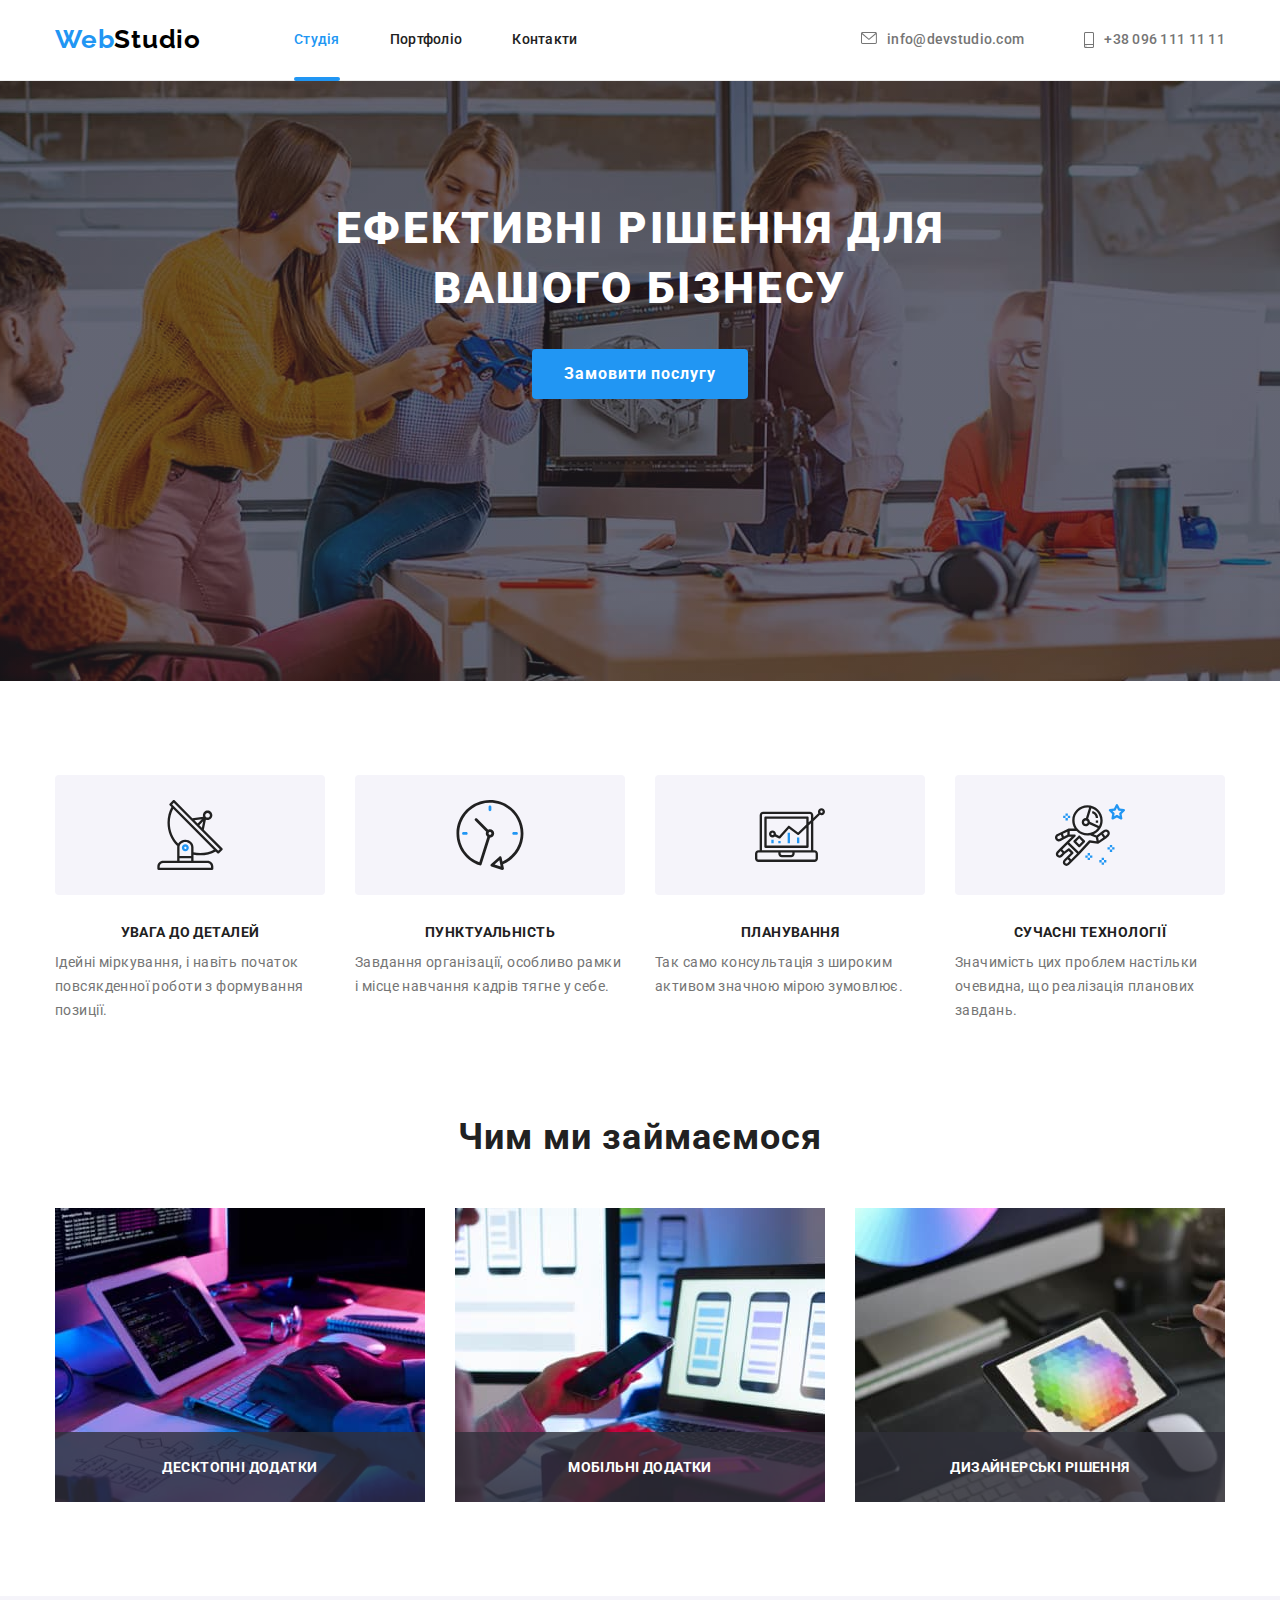
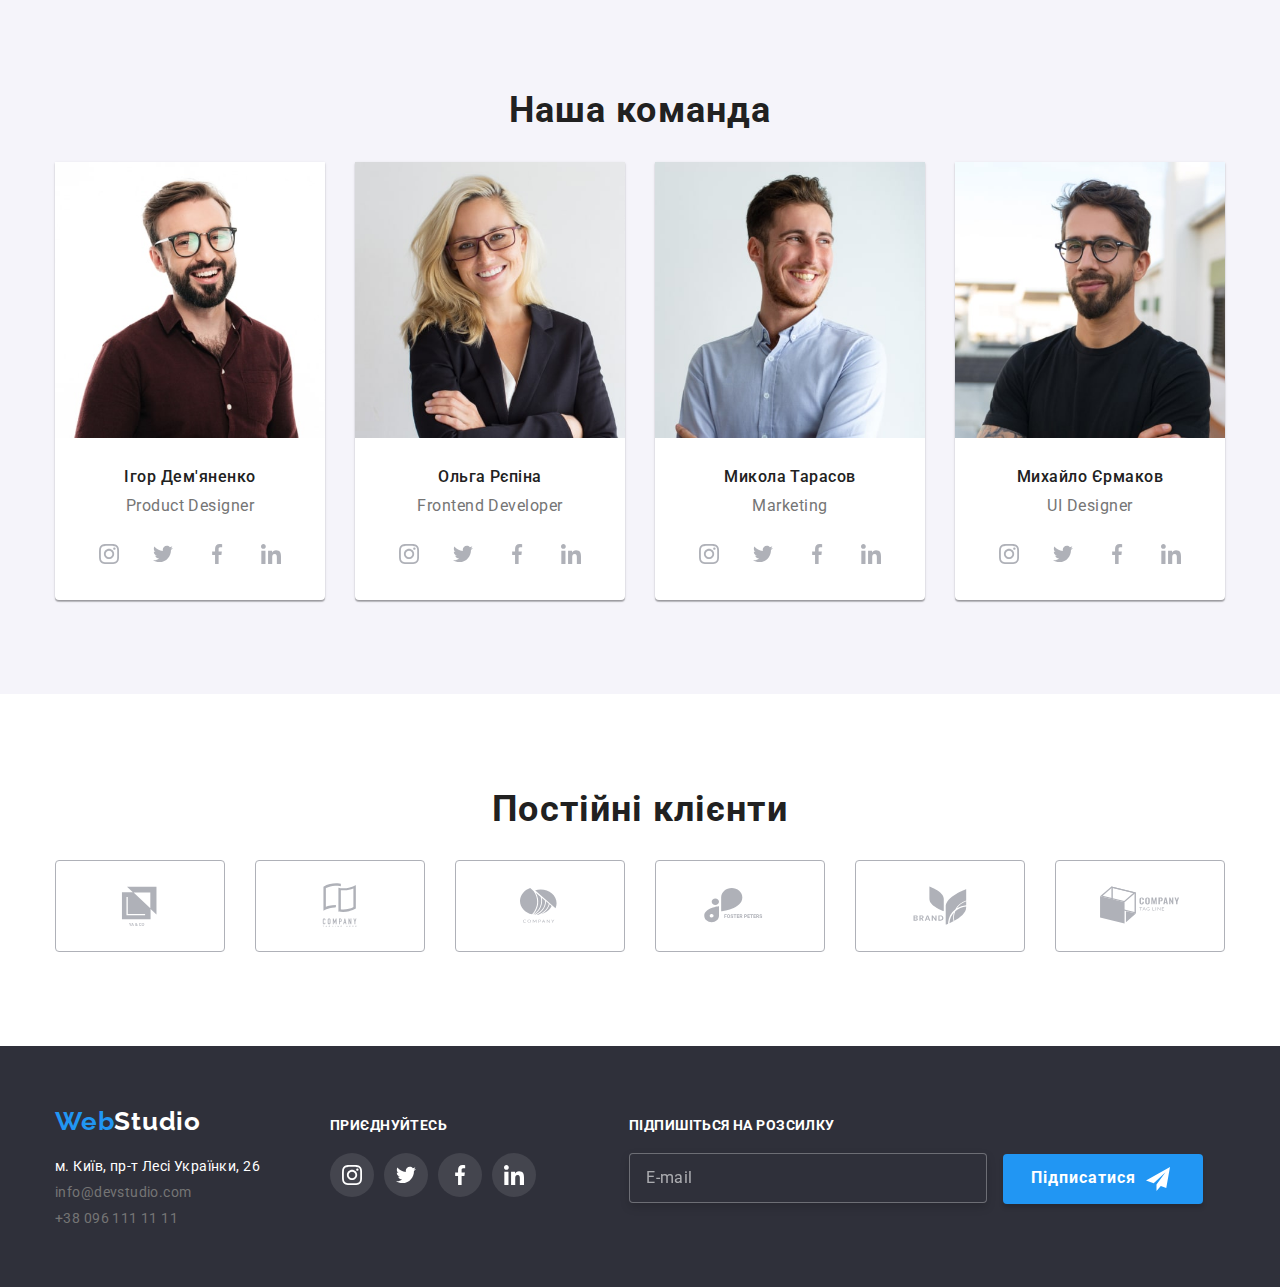
<file: index.html>
<!DOCTYPE html>
<html lang="uk">
    <head>
        <meta charset="UTF-8">
        <meta http-equiv="X-UA-Compatible" content="IE=edge">
        <meta name="viewport" content="width=device-width, initial-scale=1.0">
        <title>Webstudio</title>
        <link rel="preconnect" href="https://fonts.googleapis.com">
        <link rel="preconnect" href="https://fonts.gstatic.com" crossorigin>
        <link href="https://fonts.googleapis.com/css2?family=Raleway:wght@700&family=Roboto:wght@400;500;700;900&display=swap"
            rel="stylesheet">
        <link rel="stylesheet" href="https://cdnjs.cloudflare.com/ajax/libs/modern-normalize/1.1.0/modern-normalize.min.css">
        <link rel="stylesheet" href="./css/main.min.css">
    </head>
    
    <body body>
        <!--  ----------------HEADER-------------------- -->
        <header class="header">
            <div class="container header__container">
                <nav class="header__nav">
                    <a href="./index.html" class="header__logo"><span class="header__logo-part">Web</span>Studio</a>
                    <ul class="header__list">
                        <li class="header__item"><a href="./index.html" class="header__link current">Студія</a></li>
                        <li class="header__item"><a href="./portfolio.html" class="header__link">Портфоліо</a></li>
                        <li class="header__item"><a href="" class="header__link">Контакти</a></li>
                    </ul>
                </nav>
                <button type="button" class="menu-btn js-open-menu" aria-expanded="false" aria-controls="mobile-menu">
                    <svg width="40" height="40" aria-label="перемикач мобільного меню">
                        <use class="icon-menu" xlink:href="./image/icons.svg#i-menu"></use>
                    </svg>
                </button>
                
                <ul class="header__contacts">
                    <li><a href="mailto:info@devstudio.com" class="header__contacts-link">
                           <svg class="header__icon header__icon-mail" width="14">
                                <use xlink:href="./image/icons.svg#i-envelope"></use>
                           </svg>info@devstudio.com</a></li>
                    <li><a href="tel:+380961111111" class="header__contacts-link header__contacts-tel-link">
                           <svg class="header__icon header__icon-tel" width="10">
                                <use xlink:href="./image/icons.svg#i-smartphone"></use>
                           </svg>+38 096 111 11 11</a></li>
                </ul>
            </div>
        </header>
        <main>
            <!-- ----------------HERO SECTION-------------------- -->
            <section class="hero">
                <h1 class="hero__title">Ефективні рішення для вашого бізнесу</h1>
                <button type="button" class="hero__btn" data-modal-open>Замовити послугу</button>
            </section>
            <!-- -----------------FEATURES SECTION--------------  -->
            <section class="features">
                <div class="features__container container">
                    <h2 class="visually-hidden">наші особливості</h2>
                    <ul class="features__list">
                        <li class="features__item">
                           <div class="features__card">
                            <a href="" class="features__card-link">
                                <svg class="features__icon" viewBox="0 0 100 100" width="70">
                                    <use xlink:href="./image/icons.svg#i-antenna"></use>
                                </svg>
                            </a>
                           </div>
                            <h3 class="features__title">увага до деталей</h3>
                            <p class="features__text">Ідейні міркування, і навіть початок повсякденної роботи з формування позиції.</p>
                        </li>
                        <li class="features__item">
                            <div class="features__card">
                                <a href="" class="features__card-link">
                                    <svg class="features-icon" viewBox="0 0 100 100" width="70">
                                        <use xlink:href="./image/icons.svg#i-clock"></use>
                                    </svg>
                                </a>
                            </div>
                            <h3 class="features__title">пунктуальність</h3>
                            <p class="features__text">Завдання організації, особливо рамки і місце навчання кадрів тягне у себе.</p>
                        </li>
                        <li class="features__item">
                            <div class="features__card">
                                <a href="" class="features__card-link">
                                    <svg class="features__icon" viewBox="0 0 100 100" width="70">
                                        <use xlink:href="./image/icons.svg#i-diagram"></use>
                                    </svg>
                                </a>
                            </div>
                            <h3 class="features__title">планування</h3>
                            <p class="features__text">Так само консультація з широким активом значною мірою зумовлює.</p>
                        </li>
                        <li class="features__item">
                            <div class="features__card">
                                <a href="" class="features__card-link">
                                    <svg class="features__icon" viewBox="0 0 100 100" width="70">
                                        <use xlink:href="./image/icons.svg#i-astronaut"></use>
                                    </svg>
                                </a> 
                            </div>
                            <h3 class="features__title">сучасні технології</h3>
                            <p class="features__text">Значимість цих проблем настільки очевидна, що реалізація планових завдань.</p>
                        </li>
                    </ul>
                </div>
            </section>
            <!-- -----------------WORK SECTION---------------- -->
            <section class="works">
                <div  class="works__container container">
                    <h2 class="works__title">Чим ми займаємося</h2>
                    <ul class="works__list">
                        <li class="works__img">
                            <div class="works__wrap-details">
                                <img src="./image/img-1.jpg" alt="програміст працює на робочому столі" width="370">
                                <p class="works__details">Десктопні додатки</p>
                            </div>
                        </li>
                        <li class="works__img">
                            <div class="works__wrap-details">
                                <img src="./image/img-2.jpg"
                                    alt="дизайнери веб-інтерфейсу розробляють програми для смартфонів та працюють над інтерфейсом смартфонів"
                                    width="370">
                                <p class="works__details">Мобільні додатки</p>
                            </div>
                        </li>
                        <li class="works__img">
                            <div class="works__wrap-details">
                                <img src="./image/img-3.jpg" alt="креативний художник веб-дизайнер із робочим графічним планшетом вибирає кольори"
                                    width="370">
                                <p class="works__details">Дизайнерські рішення</p>
                            </div>
                        </li>
                    </ul>
                </div>
            </section>
            <!-- -------------------TEAM SECTION-------------- -->
            <section class="team">
                <div class="team__container container">
                    <h2 class="team__title">Наша команда</h2>
                    <ul class="team__title-list">
                        <li class="team__item">
                            <img 
                            srcset="
                            ./image/igor-demianenko-mob.jpg 270w,
                            ./image/igor-demianenko-tab.jpg 354w,
                            ./image/igor-demianenko-desk.jpg 450w,
                            ./image/igor-demianenko-mob-2x.jpg 540w,
                            ./image/igor-demianenko-tab-2x.jpg 708w,
                            ./image/igor-demianenko-desk-2x.jpg 900w"
                            src="./image/igor-demianenko-mob.jpg" 
                            alt="Ігор Дем'яненко" 
                            class="team__img" 
                            sizes="(min-width: 1200px) 270px, (min-width: 768px) 354px, 450px">
                            <h3 class="team__name">Ігор Дем'яненко</h3>
                            <p class="team__description">Product Designer</p>
                            <ul class="team__social-list">
                                <li class="team__social-item">
                                    <a href="" class="team__social-link">
                                        <svg class="team__social-icon" viewBox="0 0 100 100" width="20">
                                            <use xlink:href="./image/icons.svg#i-instagram"></use>
                                        </svg>
                                    </a>
                                </li>
                                <li class="team__social-item">
                                    <a href="" class="team__social-link">
                                        <svg class="team__social-icon" viewBox="0 0 100 100" width="20">
                                            <use xlink:href="./image/icons.svg#i-twitter"></use>
                                        </svg>
                                    </a>
                                </li>
                                <li class="team__social-item">
                                    <a href="" class="team__social-link">
                                        <svg class="team__social-icon" viewBox="0 0 100 100" width="20">
                                            <use xlink:href="./image/icons.svg#i-facebook"></use>
                                        </svg>
                                    </a>
                                </li>
                                <li class="team__social-item">
                                    <a href="" class="team__social-link">
                                        <svg class="team__social-icon" viewBox="0 0 100 100" width="20">
                                            <use xlink:href="./image/icons.svg#i-linkedin"></use>
                                        </svg>
                                    </a>
                                </li>
                            </ul>
                        </li>
                        <li class="team__item">
                            <img srcset="
                            ./image/olga-repina-mob.jpg 270w,
                            ./image/olga-repina-tab.jpg 354w,
                            ./image/olga-repina-desk.jpg 450w,
                            ./image/olga-repina-mob-2x.jpg 540w,
                            ./image/olga-repina-tab-2x.jpg 708w,
                            ./image/olga-repina-desk-2x.jpg 900w"
                            src="./image/olga-repina-mob.jpg" 
                            alt="Ольга Рєпіна"
                            class="team__img" sizes="(min-width: 1200px) 270px, (min-width: 768px) 354px, 450px">
                            <h3 class="team__name">Ольга Рєпіна</h3>
                            <p class="team__description">Frontend Developer</p>
                            <ul class="team__social-list">
                                <li class="team__social-item">
                                    <a href="" class="team__social-link">
                                        <svg class="team__social-icon" viewBox="0 0 100 100" width="20">
                                            <use xlink:href="./image/icons.svg#i-instagram"></use>
                                        </svg>
                                    </a>
                                </li>
                                <li class="team__social-item">
                                    <a href="" class="team__social-link">
                                        <svg class="team__social-icon" viewBox="0 0 100 100" width="20">
                                            <use xlink:href="./image/icons.svg#i-twitter"></use>
                                        </svg>
                                    </a>
                                </li>
                                <li class="team__social-item">
                                    <a href="" class="team__social-link">
                                        <svg class="team__social-icon" viewBox="0 0 100 100" width="20">
                                            <use xlink:href="./image/icons.svg#i-facebook"></use>
                                        </svg>
                                    </a>
                                </li>
                                <li class="team__social-item">
                                    <a href="" class="team__social-link">
                                        <svg class="team__social-icon" viewBox="0 0 100 100" width="20">
                                            <use xlink:href="./image/icons.svg#i-linkedin"></use>
                                        </svg>
                                    </a>
                                </li>
                            </ul>
                        </li>
                        <li class="team__item">
                            <img srcset="
                            ./image/mykola-tarasov-mob.jpg 270w,
                            ./image/mykola-tarasov-tab.jpg 354w,
                            ./image/mykola-tarasov-desk.jpg 450w,
                            ./image/mykola-tarasov-mob-2x.jpg 540w,
                            ./image/mykola-tarasov-tab-2x.jpg 708w,
                            ./image/mykola-tarasov-desk-2x.jpg 900w" 
                            src="./image/mykola-tarasov-mob.jpg" 
                            alt="Микола Тарасов"
                            class="team__img" 
                            sizes="(min-width: 1200px) 270px, (min-width: 768px) 354px, 450px">
                            <h3 class="team__name">Микола Тарасов</h3>
                            <p class="team__description">Marketing</p>
                            <ul class="team__social-list">
                                <li class="team__social-item">
                                    <a href="" class="team__social-link">
                                        <svg class="team__social-icon" viewBox="0 0 100 100" width="20">
                                            <use xlink:href="./image/icons.svg#i-instagram"></use>
                                        </svg>
                                    </a>
                                </li>
                                <li class="team__social-item">
                                    <a href="" class="team__social-link">
                                        <svg class="team__social-icon" viewBox="0 0 100 100" width="20">
                                            <use xlink:href="./image/icons.svg#i-twitter"></use>
                                        </svg>
                                    </a>
                                </li>
                                <li class="team__social-item">
                                    <a href="" class="team__social-link">
                                        <svg class="team__social-icon" viewBox="0 0 100 100" width="20">
                                            <use xlink:href="./image/icons.svg#i-facebook"></use>
                                        </svg>
                                    </a>
                                </li>
                                <li class="team__social-item">
                                    <a href="" class="team__social-link">
                                        <svg class="team__social-icon" viewBox="0 0 100 100" width="20">
                                            <use xlink:href="./image/icons.svg#i-linkedin"></use>
                                        </svg>
                                    </a>
                                </li>
                            </ul>
                        </li>
                        <li class="team__item">
                            <img srcset="
                            ./image/mykhailo-ermakov-mob.jpg 270w,
                            ./image/mykhailo-ermakov-tab.jpg 354w,
                            ./image/mykhailo-ermakov-desk.jpg 450w,
                            ./image/mykhailo-ermakov-mob-2x.jpg 540w,
                            ./image/mykhailo-ermakov-tab-2x.jpg 708w,
                            ./image/mykhailo-ermakov-desk-2x.jpg 900w" 
                            src="./image/mykhailo-ermakov-mob.jpg" 
                            alt="Михайло Єрмаков"
                            class="team__img" 
                            sizes="(min-width: 1200px) 270px, (min-width: 768px) 354px, 450px">
                            <h3 class="team__name">Михайло Єрмаков</h3>
                            <p class="team__description">UI Designer</p>
                            <ul class="team__social-list">
                                <li class="team__social-item">
                                    <a href="" class="team__social-link">
                                        <svg class="team__social-icon" viewBox="0 0 100 100" width="20">
                                            <use xlink:href="./image/icons.svg#i-instagram"></use>
                                        </svg>
                                    </a>
                                </li>
                                <li class="team__social-item">
                                    <a href="" class="team__social-link">
                                        <svg class="team__social-icon" viewBox="0 0 100 100" width="20">
                                            <use xlink:href="./image/icons.svg#i-twitter"></use>
                                        </svg>
                                    </a>
                                </li>
                                <li class="team__social-item">
                                    <a href="" class="team__social-link">
                                        <svg class="team__social-icon" viewBox="0 0 100 100" width="20">
                                            <use xlink:href="./image/icons.svg#i-facebook"></use>
                                        </svg>
                                    </a>
                                </li>
                                <li class="team__social-item">
                                    <a href="" class="team__social-link">
                                        <svg class="team__social-icon" viewBox="0 0 100 100" width="20">
                                            <use xlink:href="./image/icons.svg#i-linkedin"></use>
                                        </svg>
                                    </a>
                                </li>
                            </ul>
                        </li>
                    </ul>
                </div>
            </section>
            <!-- -------------------CLIENTS SECTION-------------- -->
            <section class="clients">
                <div class="container clients__container">
                    <h2 class="clients__title">Постійні клієнти</h2>
                    <ul class="clients__list">
                        <li class="clients__item">
                            <a href="" class="clients__link">
                                <svg class="clients__logo" viewBox="0 0 100 100" width="106">
                                    <use xlink:href="./image/icons.svg#i-client-frst"></use>
                                </svg>
                            </a>
                        </li>
                        <li class="clients__item">
                            <a href="" class="clients__link">
                                <svg class="clients__logo" viewBox="0 0 100 100" width="106">
                                    <use xlink:href="./image/icons.svg#i-client-scnd"></use>
                                </svg>
                            </a>
                        </li>
                        <li class="clients__item">
                            <a href="" class="clients__link">
                                <svg class="clients__logo" viewBox="0 0 100 100" width="106">
                                    <use xlink:href="./image/icons.svg#i-client-thrd"></use>
                                </svg>
                            </a>
                        </li>
                        <li class="clients__item">
                            <a href="" class="clients__link">
                                <svg class="clients__logo" viewBox="0 0 100 100" width="106">
                                    <use xlink:href="./image/icons.svg#i-client-frth"></use>
                                </svg>
                            </a>
                        </li>
                        <li class="clients__item">
                            <a href="" class="clients__link">
                                <svg class="clients__logo" viewBox="0 0 100 100" width="106">
                                    <use xlink:href="./image/icons.svg#i-client-ffth"></use>
                                </svg>
                            </a>
                        </li>
                        <li class="clients__item">
                            <a href="" class="clients__link">
                                <svg class="clients__logo" viewBox="0 0 100 100" width="106">
                                    <use xlink:href="./image/icons.svg#i-client-sxth"></use>
                                </svg>
                            </a>
                        </li>
                    </ul>
                </div>
            </section>
        </main>
        <!-----------------FOOTER----------------------- -->
        <footer class="footer">
            <div class="container footer__container">
                <div class="footer__wrap">
                    <div class="footer__contacts">
                        <a href="./index.html" class="footer__logo"><span class="footer__logo-part">Web</span>Studio</a>
                        <address class="footer__address">
                            <ul class="footer__list">
                                <li><a href="https://www.google.com/maps/place/бул.+Леси+Украинки,+26,+Киев,+02000/@50.4265807,30.5361971,17z/data=!3m1!4b1!4m5!3m4!1s0x40d4cf0e033ecbe9:0x57a4dffefec77da0!8m2!3d50.4265807!4d30.5383858"
                                        target="_blank" rel="noreferrer noopener nofollow" class="footer__link">м. Київ, пр-т Лесі Українки,
                                        26</a></li>
                                <li><a href="mailto:info@devstudio.com" class="footer__mail">info@devstudio.com</a></li>
                                <li><a href="tel:+380961111111" class="footer__tel">+38 096 111 11 11</a></li>
                            </ul>
                        </address>
                    </div>
                    <div class="footer__social">
                        <p class="footer__join">приєднуйтесь</p>
                        <ul class="footer__social-list">
                            <li class="footer__social-item">
                                <a href="" class="footer__social-link">
                                    <svg class="footer__social-icon" viewBox="0 0 100 100" width="20">
                                        <use xlink:href="./image/icons.svg#i-instagram"></use>
                                    </svg>
                                </a>
                            </li>
                            <li class="footer__social-item">
                                <a href="" class="footer__social-link">
                                    <svg class="footer__social-icon" viewBox="0 0 100 100" width="20">
                                        <use xlink:href="./image/icons.svg#i-twitter"></use>
                                    </svg>
                                </a>
                            </li>
                            <li class="footer__social-item">
                                <a href="" class="footer__social-link">
                                    <svg class="footer__social-icon" viewBox="0 0 100 100" width="20">
                                        <use xlink:href="./image/icons.svg#i-facebook"></use>
                                    </svg>
                                </a>
                            </li>
                            <li class="footer__social-item">
                                <a href="" class="footer__social-link">
                                    <svg class="footer__social-icon" viewBox="0 0 100 100" width="20">
                                        <use xlink:href="./image/icons.svg#i-linkedin"></use>
                                    </svg>
                                </a>
                            </li>
                        </ul>
                    </div>
                </div>
                <div class="footer__send">
                    <p class="footer__send-title">Підпишіться на розсилку</p>
                    <input class="footer__send-mail" type="email" name="email" id="email" placeholder="E-mail">
                    <label for="email"></label>
                    <button type="submit" class="footer__send-btn">
                        Підписатися
                        <svg class="footer__send-icon" viewBox="0 0 100 100" width="24">
                            <use xlink:href="./image/icons.svg#i-send"></use>
                        </svg>
                    </button>
                </div>
            </div>
        </footer>
        <div class="backdrop is-hidden" data-modal>
            <div class="modal">
                <button type="button" class="modal__close-btn" data-modal-close>
                    <svg class="modal__close" viewBox="0 0 100 100" width="11">
                        <use xlink:href="./image/icons.svg#i-close"></use>
                    </svg>
                </button>
                <p class="modal__title">Залиште свої дані, ми вам передзвонимо</p>
                <form action="" class="modal__form">
                    <div class="modal__form-element">
                        <label class="modal__form-element-label" for="name">Ім'я</label>
                        <div class="modal__form-element-icon">
                            <input type="text" name="name" id="name" class="modal__form-element-input" autofocus>
                            <svg class="modal__form-icon" viewBox="0 0 100 100" width="18">
                                <use xlink:href="./image/icons.svg#i-person"></use>
                            </svg>
                        </div>
                    </div>
                    <div class="modal__form-element">
                        <label class="modal__form-element-label" for="tel">Телефон</label>
                        <div class="modal__form-element-icon">
                            <input type="tel" name="tel" id="tel" class="modal__form-element-input">
                            <svg class="modal__form-icon" viewBox="0 0 100 100" width="18">
                                <use xlink:href="./image/icons.svg#i-phone"></use>
                            </svg>
                        </div>
                    </div>
                    <div class="modal__form-element">
                        <label class="modal__form-element-label" for="email">Пошта</label>
                        <div class="modal__form-element-icon">
                            <input type="email" name="email" id="email" class="modal__form-element-input">
                            <svg class="modal__form-icon" viewBox="0 0 100 100" width="18">
                                <use xlink:href="./image/icons.svg#i-email-form"></use>
                            </svg>
                        </div>
                    </div>
                    <div class="modal__form-element">
                        <label class="modal__form-element-label" for="comment">Коментар</label>
                        <textarea class="modal__form-element-comment" name="comment" id="comment" cols="30" rows="10" placeholder="Введіть коментар"></textarea>
                    </div>
                    <label for="accept" class="modal__accept">
                        <input class="visually-hidden modal__input-icon modal__checkbox" type="checkbox" name="accept" id="accept" required>
                        <svg class="modal__check-icon" viewBox="0 0 100 100" width="16">
                            <use xlink:href="./image/icons.svg#i-check"></use>
                        </svg>
                        <span class="modal__checkbox-icon">
                            Погоджуюся з розсилкою та приймаю <a class="modal__form-link" href="">Умови договору</a>
                        </span>
                    </label>
                    <div class="modal__form-btn-wrap">
                        <button type="submit" class="modal__form-btn">Відправити</button>
                    </div>
                    
                </form>
            </div>
        </div>

        <!--------------------MOBILE CONTAINER-------------------->

        <div class="menu-container js-menu-container " id="mobile-menu">
            <button type="button" class="menu-btn js-close-menu">
                <svg  width="40" height="40" aria-label="Перемикач мобільного меню">
                    <use class="icon-cross" href="./image/icons.svg#i-cross"></use>
                </svg>
            </button>
            <div class="menu__wrap">
                <ul class="menu list">
                    <li class="menu__item">
                        <a href="./index.html" class="menu__link menu__link--current">Студія</a>
                    </li>
                    <li class="menu__item">
                        <a href="./portfolio.html" class="menu__link">Портфоліо</a>
                    </li>
                    <li class="menu__item">
                        <a href="" class="menu__link">Контакти</a>
                    </li>
                </ul>
                <ul class="menu__contact list">
                    <li class="menu__contact-item">
                        <a class="menu__contact-link menu__contact-link--color"
                            href="mailto:info@devstudio.com">info@devstudio.com</a>
                    </li>
                    <li class="menu__contact-item">
                        <a class="menu__contact-link" href="tel:+380961111111">+38 096 111 11 11</a>
                    </li>
                </ul>
                <ul class="menu__social list">
                    <li class="menu__social-item">
                        <a href="#" class="menu__social-link">Instagram</a>
                    </li>
                    <li class="menu__social-item">
                        <a href="#" class="menu__social-link">Twitter</a>
                    </li>
                    <li class="menu__social-item">
                        <a href="#" class="menu__social-link">Facebook</a>
                    </li>
                    <li class="menu__social-item">
                        <a href="#" class="menu__social-link">Linkedin</a>
                    </li>
                </ul>
            </div>
        </div>
        <script src="./js/mobile-menu.js"></script>
        <script src="./js/modal.js"></script>
    </body>
    </body>
</html>
</file>
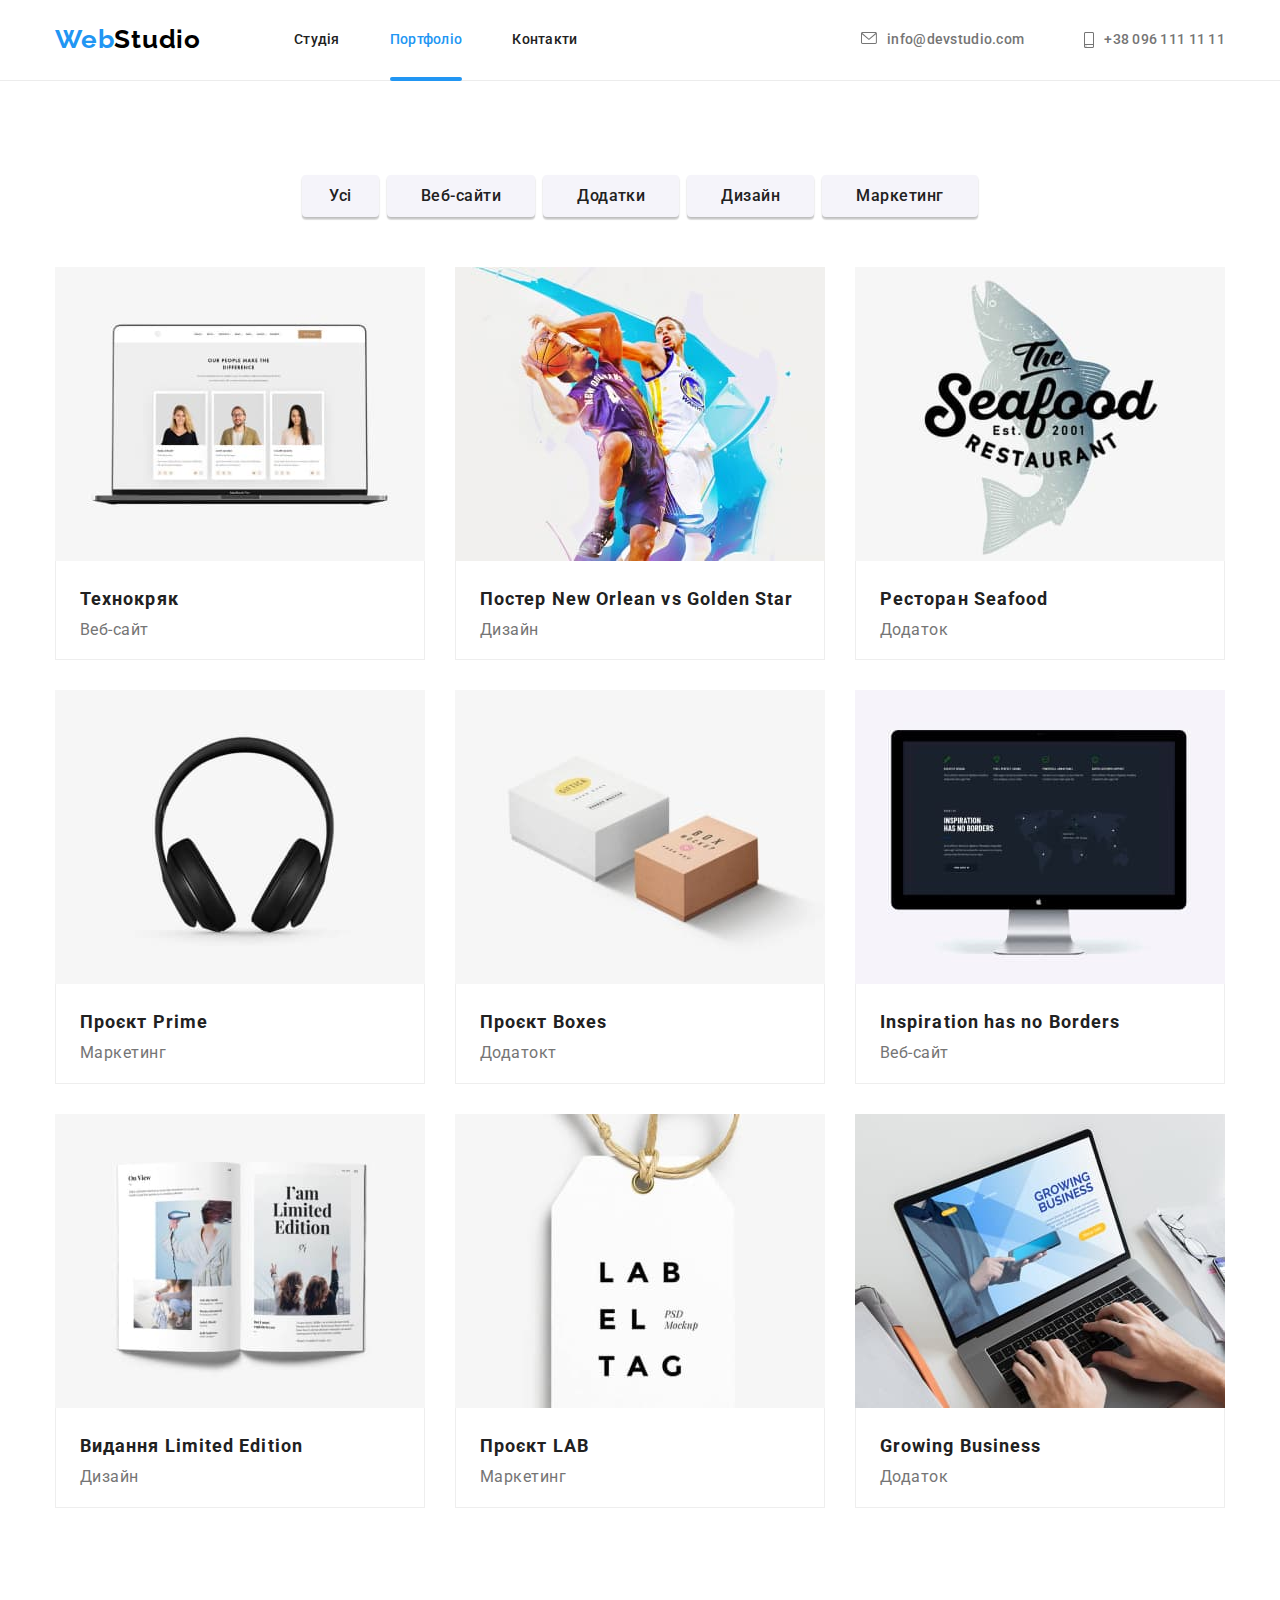
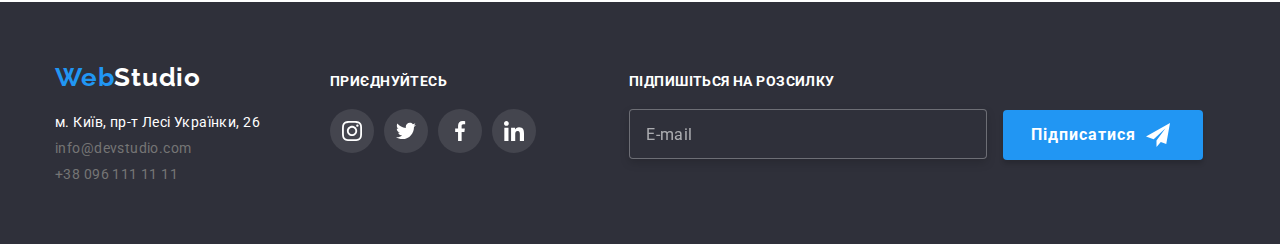
<file: portfolio.html>
<!DOCTYPE html>
<html lang="uk">
<head>
    <meta charset="UTF-8">
    <meta http-equiv="X-UA-Compatible" content="IE=edge">
    <meta name="viewport" content="width=device-width, initial-scale=1.0">
    <title>Document</title>
    <link rel="preconnect" href="https://fonts.googleapis.com">
    <link rel="preconnect" href="https://fonts.gstatic.com" crossorigin>
    <link href="https://fonts.googleapis.com/css2?family=Raleway:wght@700&family=Roboto:wght@400;500;700;900&display=swap"
        rel="stylesheet">
    <link rel="stylesheet" href="https://cdnjs.cloudflare.com/ajax/libs/modern-normalize/1.1.0/modern-normalize.min.css">
    <link rel="stylesheet" href="./css/main.min.css">
</head>
<body>
    <!--  ----------------HEADER-------------------- -->
    <header class="header">
        <div class="container header__container">
            <nav class="header__nav">
                <a href="./index.html" class="header__logo"><span class="header__logo-part">Web</span>Studio</a>
                <ul class="header__list">
                    <li class="header__item"><a href="./index.html" class="header__link">Студія</a></li>
                    <li class="header__item"><a href="./portfolio.html" class="header__link current">Портфоліо</a></li>
                    <li class="header__item"><a href="" class="header__link">Контакти</a></li>
                </ul>
            </nav>
            <ul class="header__contacts">
                <li><a href="mailto:info@devstudio.com" class="header__contacts-link">
                       <svg class="header__icon" width="16" height="12">
                            <use xlink:href="./image/icons.svg#i-envelope"></use>
                       </svg>info@devstudio.com</a></li>
                <li><a href="tel:+380961111111" class="header__contacts-link header__contacts-tel-link">
                       <svg class="header__icon" width="10" height="16">
                            <use xlink:href="./image/icons.svg#i-smartphone"></use>
                       </svg>+38 096 111 11 11</a></li>
            </ul>
        </div>
    </header>
    <main>
    <!-- ------------------------PORTFOLIO------------- -->
       <section class="portfolio">
        <div class="container portfolio__container">
            <h1 class="visually-hidden">Портфоліо</h1>
            <ul class="portfolio__filter">
                <li><button type="button" class="portfolio__btn portfolio__btn-all">Усі</button></li>
                <li><button type="button" class="portfolio__btn portfolio__btn-web">Веб-сайти</button></li>
                <li><button type="button" class="portfolio__btn portfolio__btn-app">Додатки</button></li>
                <li><button type="button" class="portfolio__btn portfolio__btn-dis">Дизайн</button></li>
                <li><button type="button" class="portfolio__btn portfolio__btn-mark">Маркетинг</button></li>
            </ul>
            <ul class="portfolio__list">
                <li class="portfolio__item">
                    <a href="#" class="portfolio__link">
                        <div class="portfolio__wrap">
                            <img src="./image/portf-1.jpg" alt="зображення веб-сайту" width="370" class="portfolio__image">
                            <p class="portfolio__details">Ресурс пропонує комплексні пропозиції з різним рівнем функціоналу та сервісів. Все це дозволить відвідувачу отримати
                            вичерпні відомості про компанію чи приватну особу.</p>
                        </div>
                        <div class="portfolio__card">
                            <h2 class="portfolio__image-title">Технокряк</h2>
                            <p class="portfolio__card-text">Веб-сайт</p>
                        </div>
                    </a>
                </li>
                <li class="portfolio__item">
                    <a href="#" class="portfolio__link">
                        <div class="portfolio__wrap">
                            <img src="./image/portf-2.jpg" alt="два гравця грають у баскетбол" width="370" class="portfolio__image">
                            <p class="portfolio__details">Ресурс пропонує комплексні пропозиції з різним рівнем функціоналу та сервісів. Все це дозволить відвідувачу отримати
                            вичерпні відомості про компанію чи приватну особу.</p>
                        </div>
                        <div class="portfolio__card">
                        <h2 class="portfolio__image-title">Постер New Orlean vs Golden Star</h2>
                        <p class="portfolio__card-text">Дизайн</p>
                       </div>
                    </a>
                </li>
                <li class="portfolio__item">
                    <a href="#" class="portfolio__link">
                        <div class="portfolio__wrap">
                            <img src="./image/portf-3.jpg" alt="лого ресторану з зображенням риби і тексту" width="370" class="portfolio__image">
                            <p class="portfolio__details">Ресурс пропонує комплексні пропозиції з різним рівнем функціоналу та сервісів. Все це дозволить відвідувачу отримати вичерпні відомості про компанію чи приватну особу.</p>
                        </div>
                        <div class="portfolio__card">
                            <h2 class="portfolio__image-title">Ресторан Seafood</h2>
                            <p class="portfolio__card-text">Додаток</p>
                        </div>
                    </a>
                </li>
                <li class="portfolio__item">
                    <a href="#" class="portfolio__link">
                        <div class="portfolio__wrap">
                            <img src="./image/portf-4.jpg" alt="навушники" width="370" class="portfolio__image">
                            <p class="portfolio__details">Ресурс пропонує комплексні пропозиції з різним рівнем функціоналу та сервісів. Все це дозволить відвідувачу отримати вичерпні відомості про компанію чи приватну особу.</p>
                        </div>
                    <div class="portfolio__card">
                        <h2 class="portfolio__image-title">Проєкт Prime</h2>
                        <p class="portfolio__card-text">Маркетинг</p>
                    </div>
                    </a>
                </li>
                <li class="portfolio__item">
                    <a href="#" class="portfolio__link">
                        <div class="portfolio__wrap">
                            <img src="./image/portf-5.jpg" alt="коробки" width="370" class="portfolio__image">
                            <p class="portfolio__details">Ресурс пропонує комплексні пропозиції з різним рівнем функціоналу та сервісів. Все це дозволить відвідувачу отримати вичерпні відомості про компанію чи приватну особу.</p>
                        </div>
                        <div class="portfolio__card">
                            <h2 class="portfolio__image-title">Проєкт Boxes</h2>
                            <p class="portfolio__card-text">Додатокт</p>
                       </div>
                    </a>
                </li>
                <li class="portfolio__item">
                    <a href="#" class="portfolio__link">
                        <div class="portfolio__wrap">
                            <img src="./image/portf-6.jpg" alt="монітор" width="370" class="portfolio__image">
                            <p class="portfolio__details">Ресурс пропонує комплексні пропозиції з різним рівнем функціоналу та сервісів. Все це дозволить відвідувачу отримати вичерпні відомості про компанію чи приватну особу.</p>
                        </div> 
                        <div class="portfolio__card">
                            <h2 class="portfolio__image-title">Inspiration has no Borders</h2>
                            <p class="portfolio__card-text">Веб-сайт</p>
                       </div>
                    </a>
                </li>
                <li class="portfolio__item">
                    <a href="#" class="portfolio__link">
                        <div class="portfolio__wrap">
                            <img src="./image/portf-7.jpg" alt="розкриті сторінки журналу" width="370" class="portfolio__image">
                            <p class="portfolio__details">Ресурс пропонує комплексні пропозиції з різним рівнем функціоналу та сервісів. Все це дозволить відвідувачу отримати вичерпні відомості про компанію чи приватну особу.</p>
                        </div>
                        <div class="portfolio__card">
                            <h2 class="portfolio__image-title">Видання Limited Edition</h2>
                            <p class="portfolio__card-text">Дизайн</p>
                        </div>
                    </a>
                </li>
                <li class="portfolio__item">
                    <a href="#" class="portfolio__link">
                        <div class="portfolio__wrap">
                            <img src="./image/portf-8.jpg" alt="бірка" width="370" class="portfolio__image">
                            <p class="portfolio__details">Ресурс пропонує комплексні пропозиції з різним рівнем функціоналу та сервісів. Все це дозволить відвідувачу отримати вичерпні відомості про компанію чи приватну особу.</p>
                        </div>
                        <div class="portfolio__card">
                            <h2 class="portfolio__image-title">Проєкт LAB</h2>
                            <p class="portfolio__card-text">Маркетинг</p>
                       </div>
                    </a>
                </li>
                <li class="portfolio__item">
                    <a href="#" class="portfolio__link">
                        <div class="portfolio__wrap">
                            <img src="./image/portf-9.jpg" alt="робочий стіл з ноутбуком, документами, окулярами" width="370"
                                class="portfolio__image">
                            <p class="portfolio__details">Ресурс пропонує комплексні пропозиції з різним рівнем функціоналу та сервісів. Все це дозволить відвідувачу отримати
                                вичерпні відомості про компанію чи приватну особу.</p>
                        </div>
                        <div class="portfolio__card">
                            <h2 class="portfolio__image-title">Growing Business</h2>
                            <p class="portfolio__card-text">Додаток</p>
                       </div>
                    </a>
                </li>
            </ul>
        </div>
       </section>
    </main>
    <!-- ---------------FOOTER----------------------- -->
    <footer class="footer">
        <div class="container footer__container">
            <div class="footer__contacts">
                <a href="./index.html" class="footer__logo"><span class="footer__logo-part">Web</span>Studio</a>
                <address class="footer__address">
                    <ul class="footer__list">
                        <li><a href="https://www.google.com/maps/place/бул.+Леси+Украинки,+26,+Киев,+02000/@50.4265807,30.5361971,17z/data=!3m1!4b1!4m5!3m4!1s0x40d4cf0e033ecbe9:0x57a4dffefec77da0!8m2!3d50.4265807!4d30.5383858"
                                target="_blank" rel="noreferrer noopener nofollow" class="footer__link">м. Київ, пр-т Лесі Українки, 26</a></li>
                        <li><a href="mailto:info@devstudio.com" class="footer__mail">info@devstudio.com</a></li>
                        <li><a href="tel:+380961111111" class="footer__tel">+38 096 111 11 11</a></li>
                    </ul>
                </address>
            </div>
            <div class="footer__social">
                <p class="footer__join">приєднуйтесь</p>
                <ul class="footer__social-list">
                    <li class="footer__social-item">
                        <a href="" class="footer__social-link">
                            <svg class="footer__social-icon" viewBox="0 0 100 100" width="20">
                                <use xlink:href="./image/icons.svg#i-instagram"></use>
                            </svg>
                        </a>
                    </li>
                    <li class="footer__social-item">
                        <a href="" class="footer__social-link">
                            <svg class="footer__social-icon" viewBox="0 0 100 100" width="20">
                                <use xlink:href="./image/icons.svg#i-twitter"></use>
                            </svg>
                        </a>
                    </li>
                    <li class="footer__social-item">
                        <a href="" class="footer__social-link">
                            <svg class="footer__social-icon" viewBox="0 0 100 100" width="20">
                                <use xlink:href="./image/icons.svg#i-facebook"></use>
                            </svg>
                        </a>
                    </li>
                    <li class="footer__social-item">
                        <a href="" class="footer__social-link">
                            <svg class="footer__social-icon" viewBox="0 0 100 100" width="20">
                                <use xlink:href="./image/icons.svg#i-linkedin"></use>
                            </svg>
                        </a>
                    </li>
                </ul>
            </div>
            <div class="footer__send">
                <p class="footer__send-title">Підпишіться на розсилку</p>
                <input class="footer__send-mail" type="email" name="email" id="email" placeholder="E-mail">
                <label for="email"></label>
                <button type="submit" class="footer__send-btn">
                    Підписатися
                    <svg class="footer__send-icon" viewBox="0 0 100 100" width="24">
                        <use xlink:href="./image/icons.svg#i-send"></use>
                    </svg>
                </button>
            </div>
        </div>
    </footer>
</body>
</html>
</file>
<file: css/main.min.css>
.container{margin:0 auto;padding-left:15px;padding-right:15px}@media screen and (min-width: 480px){.container{width:480px}}@media screen and (min-width: 768px){.container{width:768px}}@media screen and (min-width: 1200px){.container{width:1200px}}body{font-family:Roboto,sans-serif;color:#212121;background-color:#fff}h1,h2,h3,h4,h5,h6,ul,p{margin:0}ul{padding-left:0}li{list-style-type:none}a{text-decoration:none}.visually-hidden{position:absolute;white-space:nowrap;width:1px;height:1px;overflow:hidden;border:0;padding:0;clip:rect(0 0 0 0);-webkit-clip-path:inset(50%);clip-path:inset(50%);margin:-1px}.is-hidden{opacity:0;visibility:hidden;pointer-events:none}.no-scroll{overflow:hidden}.clients__list,.team__title-list,.works__list{display:-webkit-box;display:-ms-flexbox;display:flex;-ms-flex-wrap:wrap;flex-wrap:wrap;gap:30px}.modal__accept,.portfolio__filter,.footer__send-mail,.footer__social-link,.footer__social-list,.footer__join,.footer__tel,.footer__mail,.footer__link,.team__social-link,.team__social-list,.features__title,.features__card-link,.header__container,.header__nav,.header__list,.header__contacts,.footer__logo{display:-webkit-box;display:-ms-flexbox;display:flex;-webkit-box-pack:center;-ms-flex-pack:center;justify-content:center}.footer__tel,.footer__mail{color:#757575;font-weight:400;font-size:14px;line-height:1,71;letter-spacing:.03em;text-decoration:none}.header__logo{color:#000;font-family:Raleway;font-weight:700;font-size:26px;line-height:1.19;letter-spacing:.03em;margin-right:88px;padding-top:16px}.header__logo-part{color:#2196f3}@media(min-width: 768px){.header__logo{padding-top:26px}}@media(min-width: 1200px){.header__logo{margin-right:93px;display:block;padding-top:24px;padding-bottom:25px}}.footer__logo{color:#fff;font-family:Raleway;font-weight:700;font-size:26px;line-height:1.19;letter-spacing:.03em;margin-bottom:20px}.footer__logo-part{color:#2196f3}@media(min-width: 1200px){.footer__logo{display:inline-block}}.header{background-color:#fff;border-bottom:1px solid #ececec}.header__link{padding-top:32px;padding-bottom:32px}.header__item:not(:first-child){margin-left:50px}.header__contacts{margin-left:auto}.header__link{display:block;color:#212121;font-weight:500;font-size:14px;line-height:1.14;letter-spacing:.02em;text-decoration:none;-webkit-transition:color 250ms cubic-bezier(0.4, 0, 0.2, 1);transition:color 250ms cubic-bezier(0.4, 0, 0.2, 1);position:relative}.header__link:hover,.header__link:focus,.header__link.current{color:#2196f3}.header__link::after{content:"";display:block;width:100%;height:4px;background-color:#2196f3;border-radius:4px;position:absolute;left:0;bottom:-1px;opacity:0;-webkit-transition:opacity 250ms cubic-bezier(0.4, 0, 0.2, 1);transition:opacity 250ms cubic-bezier(0.4, 0, 0.2, 1)}.header__link:hover::after,.header__link.current::after{opacity:1}@media(min-width: 1200px){.header__contacts-tel-link{margin-left:50px}}.header__icon{fill:#757575;-webkit-transition:fill 250ms cubic-bezier(0.4, 0, 0.2, 1);transition:fill 250ms cubic-bezier(0.4, 0, 0.2, 1)}.header__contacts-link:hover .header__icon,.header__contacts-link:focus .header__icon{fill:#2196f3}.header__contacts-link{color:#757575;font-weight:500;font-size:12px;display:-webkit-box;display:-ms-flexbox;display:flex;gap:10px;padding:0;line-height:1.14;letter-spacing:.02em;text-decoration:none;-webkit-transition:color 250ms cubic-bezier(0.4, 0, 0.2, 1);transition:color 250ms cubic-bezier(0.4, 0, 0.2, 1)}@media(min-width: 1200px){.header__contacts-link{font-size:14px}}.header__contacts-link:hover,.header__contacts-link:focus{color:#2196f3}@media(max-width: 767px){.header__list{display:none}}.header__container{display:-webkit-box;display:-ms-flexbox;display:flex;-webkit-box-pack:justify;-ms-flex-pack:justify;justify-content:space-between;min-height:60px}.header__contacts{display:none}@media(min-width: 768px){.header__contacts{display:-webkit-box;display:-ms-flexbox;display:flex;-webkit-box-orient:vertical;-webkit-box-direction:normal;-ms-flex-direction:column;flex-direction:column;gap:10px;-webkit-box-pack:center;-ms-flex-pack:center;justify-content:center}}@media(min-width: 1200px){.header__contacts{-webkit-box-orient:horizontal;-webkit-box-direction:normal;-ms-flex-direction:row;flex-direction:row;-webkit-box-align:center;-ms-flex-align:center;align-items:center}}.header__icon-mail{width:14px;height:10px}@media screen and (min-width: 1200px){.header__icon-mail{width:16px;height:12px}}.header__icon-tel{width:10px;height:14px}@media screen and (min-width: 1200px){.header__icon-tel{width:10px;height:16px}}.hero{background-image:-webkit-gradient(linear, left top, left bottom, from(rgba(47, 48, 58, 0.4)), to(rgba(47, 48, 58, 0.4))),url(../image/img-back-mob.jpg);background-image:linear-gradient(rgba(47, 48, 58, 0.4), rgba(47, 48, 58, 0.4)),url(../image/img-back-mob.jpg);display:block;background-position:center;background-repeat:no-repeat;background-size:cover;max-width:480px;height:400px;padding-top:118px;margin:0 auto;text-align:center}@media(min-device-pixel-ratio: 2),(-webkit-min-device-pixel-ratio: 2),(min-resolution: 192dpi),(min-resolution: 2dppx){.hero{background-image:-webkit-gradient(linear, left top, left bottom, from(rgba(47, 48, 58, 0.4)), to(rgba(47, 48, 58, 0.4))),url(../image/img-back-mob-2x.jpg);background-image:linear-gradient(rgba(47, 48, 58, 0.4), rgba(47, 48, 58, 0.4)),url(../image/img-back-mob-2x.jpg)}}.hero__title{color:#fff;font-weight:900;font-size:26px;line-height:1.62;text-align:center;letter-spacing:.06em;text-transform:uppercase;margin-bottom:30px;margin-left:auto;margin-right:auto}.hero__btn{cursor:pointer;border-radius:4px;border-color:rgba(0,0,0,0);color:#fff;background-color:#2196f3;font-weight:700;font-size:16px;line-height:1.88;text-align:center;letter-spacing:.06em;width:216px;height:50px;-webkit-transition:background-color 250ms cubic-bezier(0.4, 0, 0.2, 1);transition:background-color 250ms cubic-bezier(0.4, 0, 0.2, 1)}.hero__btn:hover,.hero__btn:focus{background-color:#188ce8}@media(min-width: 768px){.hero{padding:118px 204px;max-width:768px;background-image:-webkit-gradient(linear, left top, left bottom, from(rgba(47, 48, 58, 0.4)), to(rgba(47, 48, 58, 0.4))),url(../image/img-back-tab.jpg);background-image:linear-gradient(rgba(47, 48, 58, 0.4), rgba(47, 48, 58, 0.4)),url(../image/img-back-tab.jpg)}}@media(min-width: 768px)and (min-device-pixel-ratio: 2),(min-width: 768px)and (-webkit-min-device-pixel-ratio: 2),(min-width: 768px)and (min-resolution: 192dpi),(min-width: 768px)and (min-resolution: 2dppx){.hero{background-image:-webkit-gradient(linear, left top, left bottom, from(rgba(47, 48, 58, 0.4)), to(rgba(47, 48, 58, 0.4))),url(../image/img-back-tab-2x.jpg);background-image:linear-gradient(rgba(47, 48, 58, 0.4), rgba(47, 48, 58, 0.4)),url(../image/img-back-tab-2x.jpg)}}@media(min-width: 1200px){.hero{max-width:1600px;height:600px;background-image:-webkit-gradient(linear, left top, left bottom, from(rgba(47, 48, 58, 0.4)), to(rgba(47, 48, 58, 0.4))),url(../image/img-back-desk.jpg);background-image:linear-gradient(rgba(47, 48, 58, 0.4), rgba(47, 48, 58, 0.4)),url(../image/img-back-desk.jpg)}.hero__title{font-size:44px;line-height:1.36;max-width:696px}}@media(min-width: 1200px)and (min-device-pixel-ratio: 2),(min-width: 1200px)and (-webkit-min-device-pixel-ratio: 2),(min-width: 1200px)and (min-resolution: 192dpi),(min-width: 1200px)and (min-resolution: 2dppx){.hero{background-image:-webkit-gradient(linear, left top, left bottom, from(rgba(47, 48, 58, 0.4)), to(rgba(47, 48, 58, 0.4))),url(../image/img-back-desk-2x.jpg);background-image:linear-gradient(rgba(47, 48, 58, 0.4), rgba(47, 48, 58, 0.4)),url(../image/img-back-desk-2x.jpg)}}.features{padding-top:60px;padding-bottom:60px}@media(min-width: 1200px){.features{padding-top:94px;padding-bottom:47px}}.features__card-link{height:120px;margin-bottom:30px;background-color:#f5f4fa;border-radius:4px}.features__item{max-width:450px}@media screen and (min-width: 768px){.features__item{-ms-flex-preferred-size:calc((100% - 30px)/2);flex-basis:calc((100% - 30px)/2)}}@media screen and (min-width: 1200px){.features__item{-ms-flex-preferred-size:calc((100% - 90px)/4);flex-basis:calc((100% - 90px)/4)}}.features__list{display:-webkit-box;display:-ms-flexbox;display:flex;-ms-flex-wrap:wrap;flex-wrap:wrap;gap:30px}.features__title{color:#212121;font-weight:700;font-size:14px;line-height:1.14;letter-spacing:.03em;text-transform:uppercase;margin-bottom:10px}.features__text{color:#757575;font-weight:400;font-size:14px;line-height:1.71;letter-spacing:.03em}.works{padding-top:47px;padding-bottom:94px}@media(max-width: 1199px){.works{display:none}}.works__title{color:#212121;font-weight:700;font-size:36px;line-height:1.16;text-align:center;letter-spacing:.03em;margin-bottom:50px}.works__img{-ms-flex-preferred-size:calc((100% - 60px)/3);flex-basis:calc((100% - 60px)/3);display:block;width:100%}.works__wrap-details{position:relative}.works__wrap-details img{display:block}.works__details{font-weight:700;font-size:14px;line-height:16px;text-align:center;letter-spacing:.03em;text-transform:uppercase;color:#fff;background:rgba(47,48,58,.8);position:absolute;bottom:0;left:0;width:100%;height:70px;padding-top:27px}.team{background-color:#f5f4fa;padding-top:60px;padding-bottom:60px}@media(min-width: 1200px){.team{padding-top:94px;padding-bottom:94px}}.team__item{background-color:#fff;-webkit-box-shadow:0px 1px 3px rgba(0,0,0,.12),0px 1px 1px rgba(0,0,0,.14),0px 2px 1px rgba(0,0,0,.2);box-shadow:0px 1px 3px rgba(0,0,0,.12),0px 1px 1px rgba(0,0,0,.14),0px 2px 1px rgba(0,0,0,.2);border-radius:0px 0px 4px 4px;width:450px;padding-bottom:24px}@media screen and (min-width: 768px){.team__item{-ms-flex-preferred-size:calc((100% - 30px)/2);flex-basis:calc((100% - 30px)/2);width:354px}}@media screen and (min-width: 1200px){.team__item{-ms-flex-preferred-size:calc((100% - 90px)/4);flex-basis:calc((100% - 90px)/4);width:270px}}.team .team__title-list{display:-webkit-box;display:-ms-flexbox;display:flex;-ms-flex-wrap:wrap;flex-wrap:wrap;-webkit-box-pack:center;-ms-flex-pack:center;justify-content:center;gap:30px}.team__img{margin-bottom:30px;display:block;width:100%;height:auto}.team__title{color:#212121;font-weight:700;font-size:36px;line-height:1.16;text-align:center;letter-spacing:.03em;margin-bottom:30px}.team__name{color:#212121;font-weight:500;font-size:16px;line-height:1.18;text-align:center;letter-spacing:.03em;margin-bottom:10px}.team__description{color:#757575;font-weight:400;font-size:16px;line-height:1.18;text-align:center;letter-spacing:.03em;margin-bottom:16px}.team__social-list{gap:10px}.team__social-link{width:44px;height:44px;border-radius:50%;color:#afb1b8;background-color:#fff;-webkit-transition:color 250ms cubic-bezier(0.4, 0, 0.2, 1),background-color 250ms cubic-bezier(0.4, 0, 0.2, 1);transition:color 250ms cubic-bezier(0.4, 0, 0.2, 1),background-color 250ms cubic-bezier(0.4, 0, 0.2, 1)}.team__social-link:hover,.team__social-link:focus{color:#fff;background-color:#2196f3}.team__social-icon{fill:currentColor}.clients{padding-top:60px;padding-bottom:60px}.clients__title{font-weight:700;font-size:36px;line-height:42px;text-align:center;letter-spacing:.03em;margin-bottom:30px}.clients__link{width:210px;height:92px;border:1px solid #afb1b8;border-radius:4px;display:-webkit-box;display:-ms-flexbox;display:flex;-webkit-box-pack:center;-ms-flex-pack:center;justify-content:center;-webkit-transition:border-color 250ms cubic-bezier(0.4, 0, 0.2, 1);transition:border-color 250ms cubic-bezier(0.4, 0, 0.2, 1)}.clients__link:hover,.clients__link:focus{border-color:#2196f3}@media(min-width: 768px){.clients__link{width:226px}}@media(min-width: 1200px){.clients__link{width:170px}}.clients__logo{fill:#afb1b8;-webkit-transition:fill 250ms cubic-bezier(0.4, 0, 0.2, 1);transition:fill 250ms cubic-bezier(0.4, 0, 0.2, 1)}.clients__link:hover .clients__logo,.clients__link:focus .clients__logo{fill:#2196f3}@media(min-width: 1200px){.clients{padding-top:94px;padding-bottom:94px}.clints__title{margin-bottom:50px}.clients__link{width:170px;height:92px}}.footer{padding-top:60px;padding-bottom:60px;background-color:#2f303a;display:-webkit-box;display:-ms-flexbox;display:flex}.footer__address{font-style:normal}.footer__link{color:#fff;font-size:14px;line-height:1,71;letter-spacing:.03em;text-decoration:none;margin-bottom:8px;-webkit-transition:color 250ms cubic-bezier(0.4, 0, 0.2, 1);transition:color 250ms cubic-bezier(0.4, 0, 0.2, 1)}.footer__link:hover,.footer__link:focus{color:#2196f3}.footer__mail{margin-bottom:8px}.footer__mail:hover,.footer__mail:focus{color:#2196f3}.footer__tel:hover,.footer__tel:focus{color:#2196f3}@media(max-width: 1200px){.footer__contacts{margin-bottom:60px}}.footer__join{font-weight:700;font-size:14px;line-height:16px;letter-spacing:.03em;text-transform:uppercase;color:#fff;margin-bottom:20px}@media(min-width: 1200px){.footer__join{display:inline-block}}.footer__social-list{gap:10px}@media(max-width: 1200px){.footer__social-list{margin-bottom:60px}}.footer__container{-webkit-box-align:baseline;-ms-flex-align:baseline;align-items:baseline}@media(max-width: 1200px){.footer__send-btn{position:relative;left:50%;-webkit-transform:translate(-50%, 0);transform:translate(-50%, 0)}}@media screen and (min-width: 768px){.footer__wrap{display:-webkit-box;display:-ms-flexbox;display:flex;-ms-flex-pack:distribute;justify-content:space-around;-webkit-box-align:baseline;-ms-flex-align:baseline;align-items:baseline}}.footer__social-link{width:44px;height:44px;border-radius:50%;fill:#fff;background:rgba(255,255,255,.1);-webkit-transition:background-color 250ms cubic-bezier(0.4, 0, 0.2, 1);transition:background-color 250ms cubic-bezier(0.4, 0, 0.2, 1)}.footer__social-link:hover,.footer__social-link:focus{background-color:#2196f3}.footer__send-title{font-weight:700;font-size:14px;line-height:16px;letter-spacing:.03em;text-transform:uppercase;color:#fff;margin-bottom:20px}@media(max-width: 1200px){.footer__send-title{text-align:center}}.footer__send-mail{padding-left:16px;margin-bottom:20px;width:100%;height:50px;border:1px solid rgba(255,255,255,.3);-webkit-filter:drop-shadow(0px 4px 4px rgba(0, 0, 0, 0.15));filter:drop-shadow(0px 4px 4px rgba(0, 0, 0, 0.15));border-radius:4px;background:#2f303a;outline:none;margin:0 auto}.footer__send-mail::-webkit-input-placeholder{font-weight:400;font-size:16px;line-height:20px;letter-spacing:.03em;color:rgba(255,255,255,.6)}.footer__send-mail::-moz-placeholder{font-weight:400;font-size:16px;line-height:20px;letter-spacing:.03em;color:rgba(255,255,255,.6)}.footer__send-mail:-ms-input-placeholder{font-weight:400;font-size:16px;line-height:20px;letter-spacing:.03em;color:rgba(255,255,255,.6)}.footer__send-mail::-ms-input-placeholder{font-weight:400;font-size:16px;line-height:20px;letter-spacing:.03em;color:rgba(255,255,255,.6)}.footer__send-mail::placeholder{font-weight:400;font-size:16px;line-height:20px;letter-spacing:.03em;color:rgba(255,255,255,.6)}@media screen and (min-width: 768px){.footer__send-mail{width:450px}}@media screen and (min-width: 1200px){.footer__send-mail{width:358px}}.footer__send-btn{display:-webkit-inline-box;display:-ms-inline-flexbox;display:inline-flex;-webkit-box-align:center;-ms-flex-align:center;align-items:center;padding-left:28px;width:200px;height:50px;background-color:#2196f3;-webkit-box-shadow:0px 4px 4px rgba(0,0,0,.15);box-shadow:0px 4px 4px rgba(0,0,0,.15);border-radius:4px;border:none;font-weight:700;font-size:16px;line-height:1.9;text-align:center;letter-spacing:.06em;color:#fff;-webkit-transition:background-color 250ms cubic-bezier(0.4, 0, 0.2, 1);transition:background-color 250ms cubic-bezier(0.4, 0, 0.2, 1);cursor:pointer}.footer__send-btn:hover,.footer__send-btn:focus{background-color:#188ce8}@media(min-width: 1200px){.footer__send-btn{margin-left:12px}}@media(max-width: 1200px){.footer__send-btn{margin-top:20px}}.footer__send-icon{margin-left:10px}@media(min-width: 1200px){.footer{display:block;gap:70px;-webkit-box-align:baseline;-ms-flex-align:baseline;align-items:baseline}.footer__container{display:-webkit-box;display:-ms-flexbox;display:flex;width:1200px}.footer__link,.footer__mail{margin-bottom:9px;display:inline-block}.footer__tel{display:inline-block}.footer__send-mail{width:358px;margin-bottom:0;display:inline-block}.footer__social{margin-left:70px}.footer__send{margin-left:93px}}.portfolio__filter{gap:8px;margin-bottom:50px}.portfolio__btn{color:#212121;background-color:#f5f4fa;font-weight:500;font-size:16px;line-height:1.6;text-align:center;letter-spacing:.03em;padding:6px 32px;border-color:rgba(0,0,0,0);border-radius:4px;-webkit-box-shadow:0px 3px 1px rgba(0,0,0,.1),0px 1px 2px rgba(0,0,0,.08),0px 2px 2px rgba(0,0,0,.12);box-shadow:0px 3px 1px rgba(0,0,0,.1),0px 1px 2px rgba(0,0,0,.08),0px 2px 2px rgba(0,0,0,.12);border-radius:4px;-webkit-transition:color 250ms cubic-bezier(0.4, 0, 0.2, 1),background-color 250ms cubic-bezier(0.4, 0, 0.2, 1);transition:color 250ms cubic-bezier(0.4, 0, 0.2, 1),background-color 250ms cubic-bezier(0.4, 0, 0.2, 1)}.portfolio__btn-all{padding:6px 25px;min-width:73px}.portfolio__btn-web{min-width:125px}.portfolio__btn-app{min-width:112px}.portfolio__btn-dis{min-width:103px}.portfolio__btn-mark{min-width:130px}.portfolio__btn:hover,.portfolio__btn:focus{color:#fff;background-color:#2196f3}.portfolio{padding-bottom:94px;padding-top:94px}.portfolio__list{display:-webkit-box;display:-ms-flexbox;display:flex;-ms-flex-wrap:wrap;flex-wrap:wrap;gap:30px}.portfolio__image{display:block}.portfolio__card{padding:20px 24px 20px 24px;border:1px solid #eee;border-top:none}.portfolio__link{display:block;-webkit-transition:-webkit-box-shadow 250ms cubic-bezier(0.4, 0, 0.2, 1);transition:-webkit-box-shadow 250ms cubic-bezier(0.4, 0, 0.2, 1);transition:box-shadow 250ms cubic-bezier(0.4, 0, 0.2, 1);transition:box-shadow 250ms cubic-bezier(0.4, 0, 0.2, 1), -webkit-box-shadow 250ms cubic-bezier(0.4, 0, 0.2, 1)}.portfolio__link:hover,.portfolio__link:focus{-webkit-box-shadow:0px 1px 1px rgba(0,0,0,.12),0px 4px 4px rgba(0,0,0,.06),1px 4px 6px rgba(0,0,0,.16);box-shadow:0px 1px 1px rgba(0,0,0,.12),0px 4px 4px rgba(0,0,0,.06),1px 4px 6px rgba(0,0,0,.16)}.portfolio__image-title{color:#212121;font-weight:700;font-size:18px;line-height:2;letter-spacing:.06em;margin-bottom:4px}.portfolio__card-text{color:#757575;font-weight:400;font-size:16px;line-height:1.18;letter-spacing:.03em}.portfolio__wrap{position:relative;overflow:hidden}.portfolio__details{position:absolute;top:0;left:0;width:100%;height:100%;font-weight:400;font-size:18px;line-height:28px;letter-spacing:.03em;color:#fff;background:rgba(33,150,243,.9);padding:63px 24px 63px 24px;-webkit-transform:translateY(100%);transform:translateY(100%);-webkit-transition:-webkit-transform 250ms cubic-bezier(0.4, 0, 0.2, 1);transition:-webkit-transform 250ms cubic-bezier(0.4, 0, 0.2, 1);transition:transform 250ms cubic-bezier(0.4, 0, 0.2, 1);transition:transform 250ms cubic-bezier(0.4, 0, 0.2, 1), -webkit-transform 250ms cubic-bezier(0.4, 0, 0.2, 1)}.portfolio__link:hover .portfolio__details{-webkit-transform:translateY(0);transform:translateY(0)}.backdrop{width:100%;height:100%;background:rgba(0,0,0,.2);position:fixed;top:0;left:0;-webkit-transition:opacity 250ms linear,visibility 250ms linear;transition:opacity 250ms linear,visibility 250ms linear}.modal{padding:40px;position:absolute;top:50%;left:50%;width:calc(100% - 30px);max-height:609px;-webkit-transform:translate(-50%, -50%);transform:translate(-50%, -50%);background-color:#fff;-webkit-box-shadow:0px 1px 3px rgba(0,0,0,.12),0px 1px 1px rgba(0,0,0,.14),0px 2px 1px rgba(0,0,0,.2);box-shadow:0px 1px 3px rgba(0,0,0,.12),0px 1px 1px rgba(0,0,0,.14),0px 2px 1px rgba(0,0,0,.2);border-radius:4px}.modal__title{font-weight:700;font-size:20px;line-height:23px;text-align:center;letter-spacing:.03em;color:#212121;margin-bottom:12px}@media screen and (min-width: 480px){.modal{width:450px}}@media screen and (min-width: 1200px){.modal{min-width:528px;min-height:581px}}.modal__close{fill:#000}.modal__close-btn{position:absolute;top:8px;right:8px;background-color:#fff;border:1px solid rgba(0,0,0,.1);width:30px;height:30px;border-radius:50%;cursor:pointer;-webkit-transition:border-color 250ms cubic-bezier(0.4, 0, 0.2, 1);transition:border-color 250ms cubic-bezier(0.4, 0, 0.2, 1)}.modal__close-btn:hover{border-color:#2196f3}.modal__form{-webkit-transition:background-color 250ms cubic-bezier(0.4, 0, 0.2, 1);transition:background-color 250ms cubic-bezier(0.4, 0, 0.2, 1)}.modal__form-element{display:-webkit-box;display:-ms-flexbox;display:flex;-webkit-box-orient:vertical;-webkit-box-direction:normal;-ms-flex-direction:column;flex-direction:column;font-weight:400;font-size:12px;line-height:14px;letter-spacing:.01em;color:#757575}.modal__form-element-label{margin-bottom:4px}.modal__form-element-input{margin-bottom:10px;padding-left:42px;height:40px;width:100%;border:1px solid rgba(33,33,33,.2);border-radius:4px;outline:none;-webkit-transition:border-color 250ms cubic-bezier(0.4, 0, 0.2, 1);transition:border-color 250ms cubic-bezier(0.4, 0, 0.2, 1)}.modal__form-element:focus-within .modal__form-element-input,.modal__form-element:hover .modal__form-element-input{border:1px solid #2196f3}.modal__form-element-comment{width:100%;height:120px;border:1px solid rgba(33,33,33,.2);border-radius:4px;resize:none;outline:none;padding:12px 16px;margin-bottom:25px}.modal__form-element:focus-within .modal__form-element-comment,.modal__form-element:hover .modal__form-element-comment{border:1px solid #2196f3}.modal__form-element-comment::-webkit-input-placeholder{font-weight:400;font-size:12px;line-height:14px;letter-spacing:.01em;color:rgba(117,117,117,.5)}.modal__form-element-comment::-moz-placeholder{font-weight:400;font-size:12px;line-height:14px;letter-spacing:.01em;color:rgba(117,117,117,.5)}.modal__form-element-comment:-ms-input-placeholder{font-weight:400;font-size:12px;line-height:14px;letter-spacing:.01em;color:rgba(117,117,117,.5)}.modal__form-element-comment::-ms-input-placeholder{font-weight:400;font-size:12px;line-height:14px;letter-spacing:.01em;color:rgba(117,117,117,.5)}.modal__form-element-comment::placeholder{font-weight:400;font-size:12px;line-height:14px;letter-spacing:.01em;color:rgba(117,117,117,.5)}.modal__form-element-icon{position:relative}.modal__form-icon{position:absolute;top:11px;left:12px;-webkit-transition:fill 250ms cubic-bezier(0.4, 0, 0.2, 1);transition:fill 250ms cubic-bezier(0.4, 0, 0.2, 1)}.modal__form-element:focus-within .modal__form-icon,.modal__form-element:hover .modal__form-icon{fill:#2196f3}.modal__form-btn-wrap{display:-webkit-box;display:-ms-flexbox;display:flex;-webkit-box-pack:center;-ms-flex-pack:center;justify-content:center;-webkit-box-align:center;-ms-flex-align:center;align-items:center}.modal__form-btn{border:none;width:200px;height:50px;background:#2196f3;-webkit-box-shadow:0px 4px 4px rgba(0,0,0,.15);box-shadow:0px 4px 4px rgba(0,0,0,.15);border-radius:4px;font-weight:700;font-size:16px;line-height:30px;letter-spacing:.06em;text-align:center;color:#fff;cursor:pointer;margin:30px auto 0 auto}.modal__form-btn:hover{background:#188ce8}.modal__accept{-webkit-box-align:center;-ms-flex-align:center;align-items:center}.modal__checkbox-icon{font-weight:400;font-size:12px;line-height:1.71;color:#757575;margin-left:7px}@media screen and (min-width: 1200px){.modal__checkbox-icon{font-size:14px}}.modal__form-link{color:#2196f3;text-decoration:underline}.modal__check-icon{height:15px;width:16px;border:2px solid #212121;border-radius:3px;display:-webkit-inline-box;display:-ms-inline-flexbox;display:inline-flex;-webkit-box-align:center;-ms-flex-align:center;align-items:center}.modal__input-icon:checked+.modal__check-icon{background-color:#2196f3;border-color:#2196f3}.menu-container{position:fixed;top:0;left:0;width:100%;height:100%;padding:48px 40px;background-color:#fff;z-index:999;-webkit-transform:translateX(100%);transform:translateX(100%)}.menu-container.is-open{-webkit-transform:translateX(0);transform:translateX(0)}.menu-container .menu-btn{position:absolute;top:10px;right:15px}.menu__wrap{display:-webkit-box;display:-ms-flexbox;display:flex;-webkit-box-orient:vertical;-webkit-box-direction:normal;-ms-flex-direction:column;flex-direction:column;height:100%}.menu{display:-webkit-box;display:-ms-flexbox;display:flex;-webkit-box-orient:vertical;-webkit-box-direction:normal;-ms-flex-direction:column;flex-direction:column;gap:32px;list-style:none;-webkit-box-flex:1;-ms-flex-positive:1;flex-grow:1;margin-bottom:306px}.menu__link{color:#212121;display:block;font-weight:500;font-size:40px;line-height:1.17;letter-spacing:.02em;text-decoration:none;-webkit-transition:color 250ms cubic-bezier(0.4, 0, 0.2, 1);transition:color 250ms cubic-bezier(0.4, 0, 0.2, 1)}.menu__link:hover,.menu__link:focus{color:#2196f3}.menu__link--current{position:relative;color:#2196f3}.menu__contact{display:-webkit-box;display:-ms-flexbox;display:flex;-webkit-box-orient:vertical;-webkit-box-direction:reverse;-ms-flex-direction:column-reverse;flex-direction:column-reverse;gap:32px;margin-bottom:64px}.menu__contact-link{font-size:34px;line-height:1.17;text-decoration:none;color:#2196f3}.menu__contact-link--color{font-size:24px;color:#757575}.menu__social{display:-webkit-box;display:-ms-flexbox;display:flex;-ms-flex-wrap:wrap;flex-wrap:wrap}.menu__social-item{border-right:1px solid rgba(33,33,33,.2)}.menu__social-item:first-child{padding-left:0}.menu__social-item:last-child{border-right:none}.menu__social-link{padding:0 10px;font-size:18px;line-height:1.22;letter-spacing:.02em;color:#2196f3;text-decoration:none}.menu-btn{border:none;padding:0;margin:0;background-color:rgba(0,0,0,0)}.menu__icon{width:40px;height:40px;-webkit-transition:fill 250ms cubic-bezier(0.4, 0, 0.2, 1);transition:fill 250ms cubic-bezier(0.4, 0, 0.2, 1)}@media(min-width: 768px){.menu-btn{display:none}}/*# sourceMappingURL=main.min.css.map */
</file>
